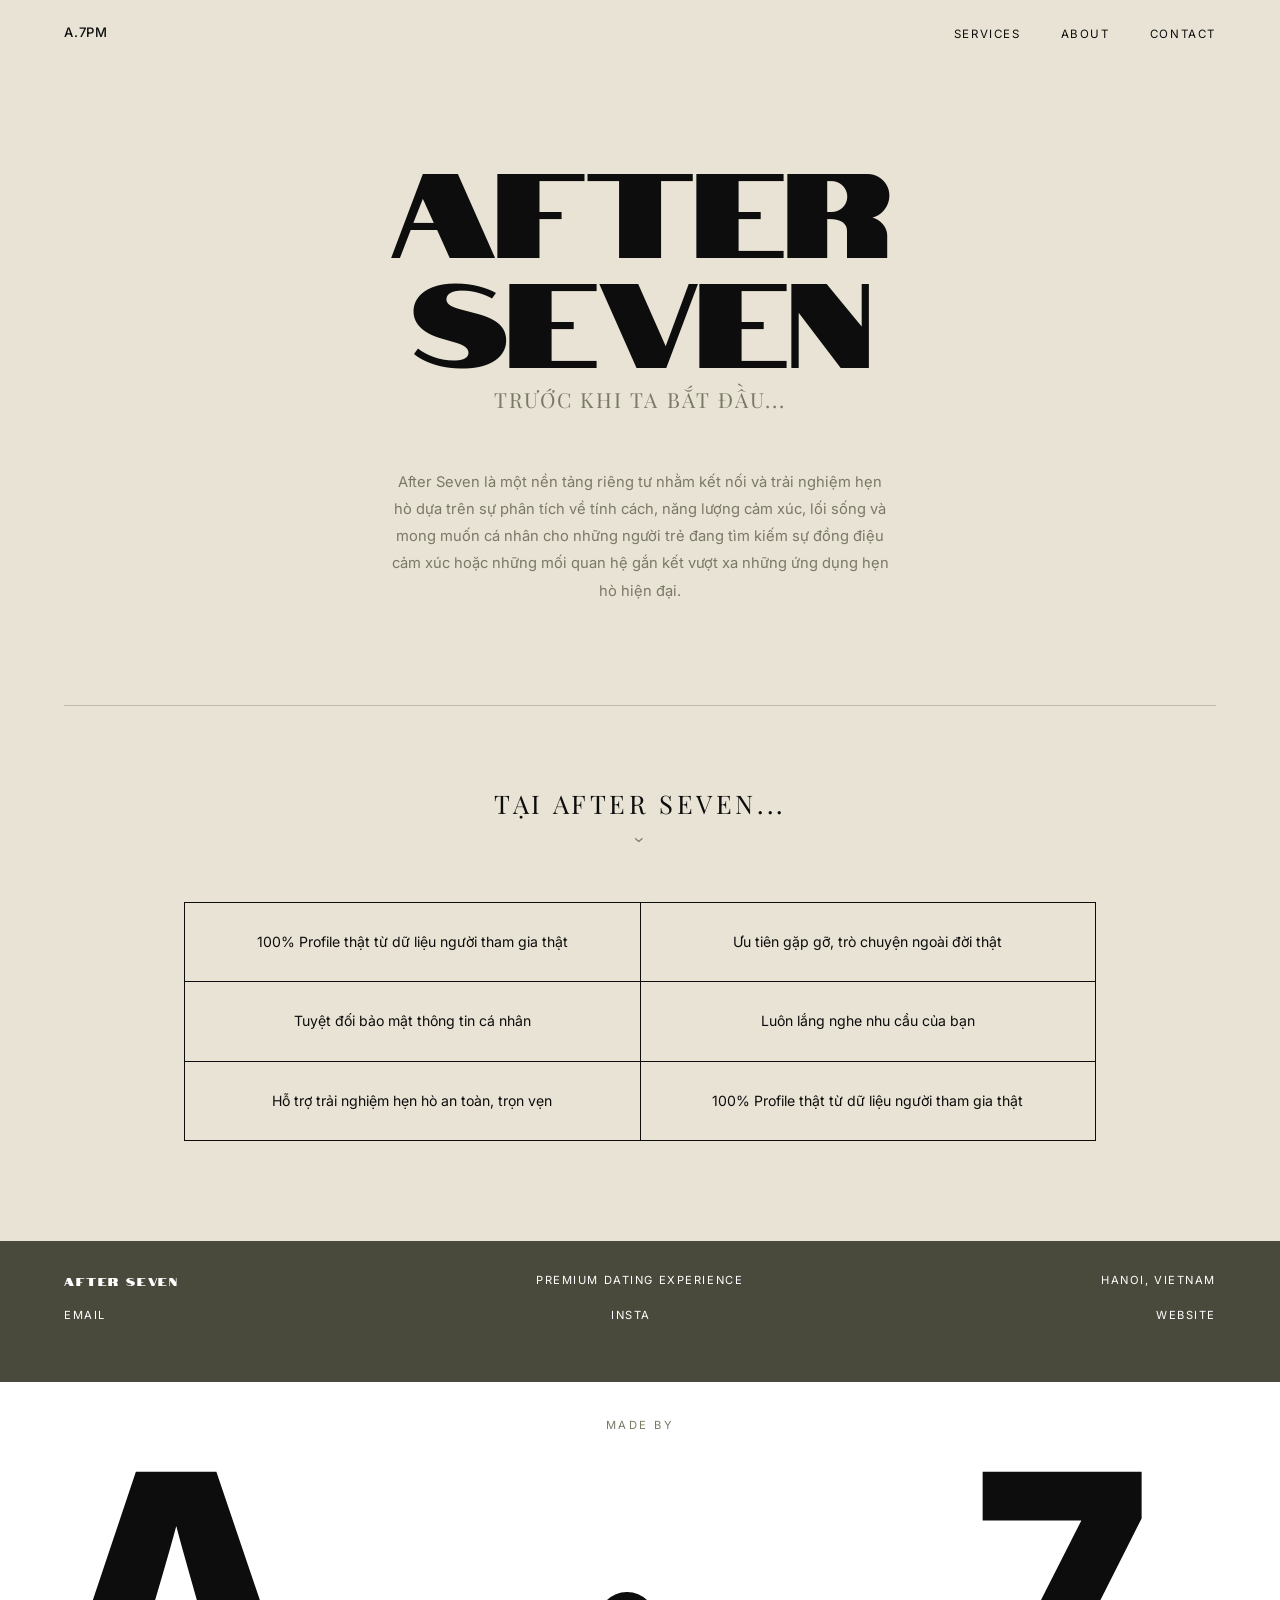
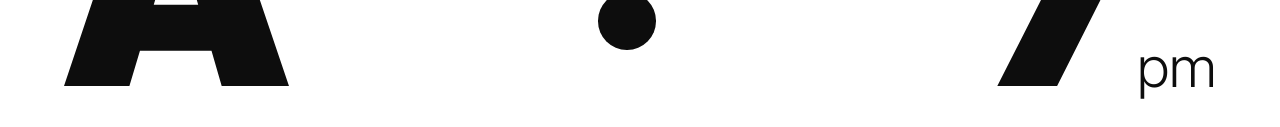
<file: index.html>
<!DOCTYPE html>
<html lang="vi">
<head>
  <meta charset="UTF-8">
  <meta name="viewport" content="width=device-width, initial-scale=1.0">
  <title>After Seven — Trước Khi Ta Bắt Đầu</title>
  <link rel="preconnect" href="https://fonts.googleapis.com">
  <link rel="preconnect" href="https://fonts.gstatic.com" crossorigin>
  <link href="https://fonts.googleapis.com/css2?family=Playfair+Display:wght@400;700;900&family=Inter:wght@300;400;500&family=Notable&display=swap" rel="stylesheet">
  <link rel="stylesheet" href="css/style.css">
</head>
<body>

  <!-- NAV -->
  <nav class="nav">
    <a class="nav-logo" href="#">A.7PM</a>
    <ul class="nav-links">
      <li><a href="pages/services.html">SERVICES</a></li>
      <li><a href="pages/services-detail.html">ABOUT</a></li>
      <li><a href="#contact">CONTACT</a></li>
    </ul>
  </nav>

  <!-- HERO -->
  <section class="hero">
    <h1 class="hero-title" style="font-family: 'Notable', sans-serif; font-weight: 400;">AFTER SEVEN</h1>
    <p class="hero-subtitle">TRƯỚC KHI TA BẮT ĐẦU...</p>
    <p class="hero-body">
      After Seven là một nền tảng riêng tư nhằm kết nối và trải nghiệm hẹn hò dựa trên
      sự phân tích về tính cách, năng lượng cảm xúc, lối sống và mong muốn cá nhân
      cho những người trẻ đang tìm kiếm sự đồng điệu cảm xúc hoặc những mối quan hệ
      gắn kết vượt xa những ứng dụng hẹn hò hiện đại.
    </p>
  </section>

  <hr class="section-divider">

  <!-- FEATURES -->
  <section class="features">
    <div class="features-header">
      <h2 class="features-title">TẠI AFTER SEVEN...</h2>
      <span class="features-marker">›</span>
    </div>
    <div class="features-grid">
      <div class="feature-card">100% Profile thật từ dữ liệu người tham gia thật</div>
      <div class="feature-card">Ưu tiên gặp gỡ, trò chuyện ngoài đời thật</div>
      <div class="feature-card">Tuyệt đối bảo mật thông tin cá nhân</div>
      <div class="feature-card">Luôn lắng nghe nhu cầu của bạn</div>
      <div class="feature-card">Hỗ trợ trải nghiệm hẹn hò an toàn, trọn vẹn</div>
      <div class="feature-card">100% Profile thật từ dữ liệu người tham gia thật</div>
    </div>
  </section>

  <!-- FOOTER -->
  <footer class="footer" id="contact">
    <div class="footer-info">
      <span style="font-family: 'Notable', sans-serif; font-weight: 400;">AFTER SEVEN</span>
      <span>PREMIUM DATING EXPERIENCE</span>
      <span>HANOI, VIETNAM</span>
    </div>
    <div class="footer-links">
      <a href="mailto:support@theafterseven.com">EMAIL</a>
      <a href="https://www.instagram.com/klehehe_/" target="_blank" rel="noopener">INSTA</a>
      <a href="https://theafterseven.com" target="_blank" rel="noopener">WEBSITE</a>
    </div>
    <div class="footer-brand">
      <p class="footer-made-by">MADE BY</p>
      <div class="footer-logo">
        <span class="logo-a">A</span>
        <div class="logo-dot"></div>
        <div class="logo-right">
          <span class="logo-seven">7</span><span class="logo-pm">pm</span>
        </div>
      </div>
    </div>
  </footer>

</body>
</html>
</file>
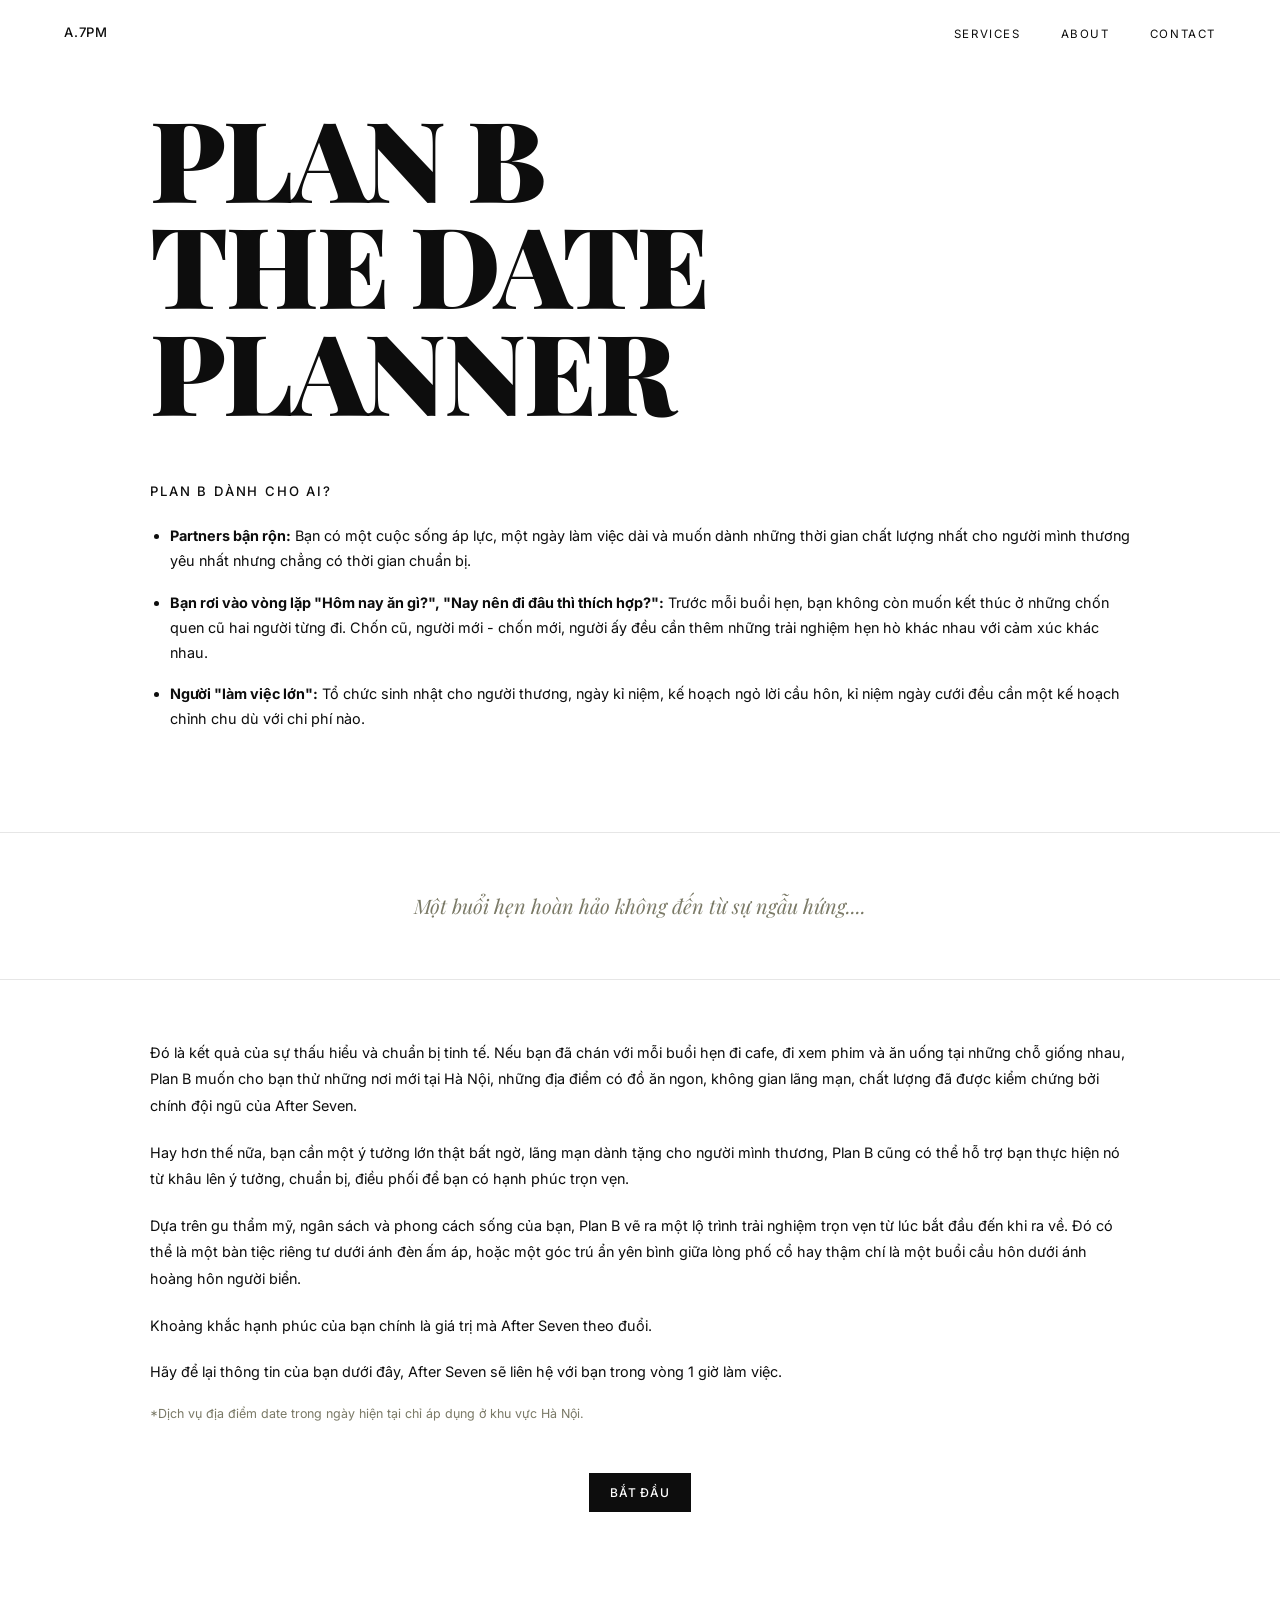
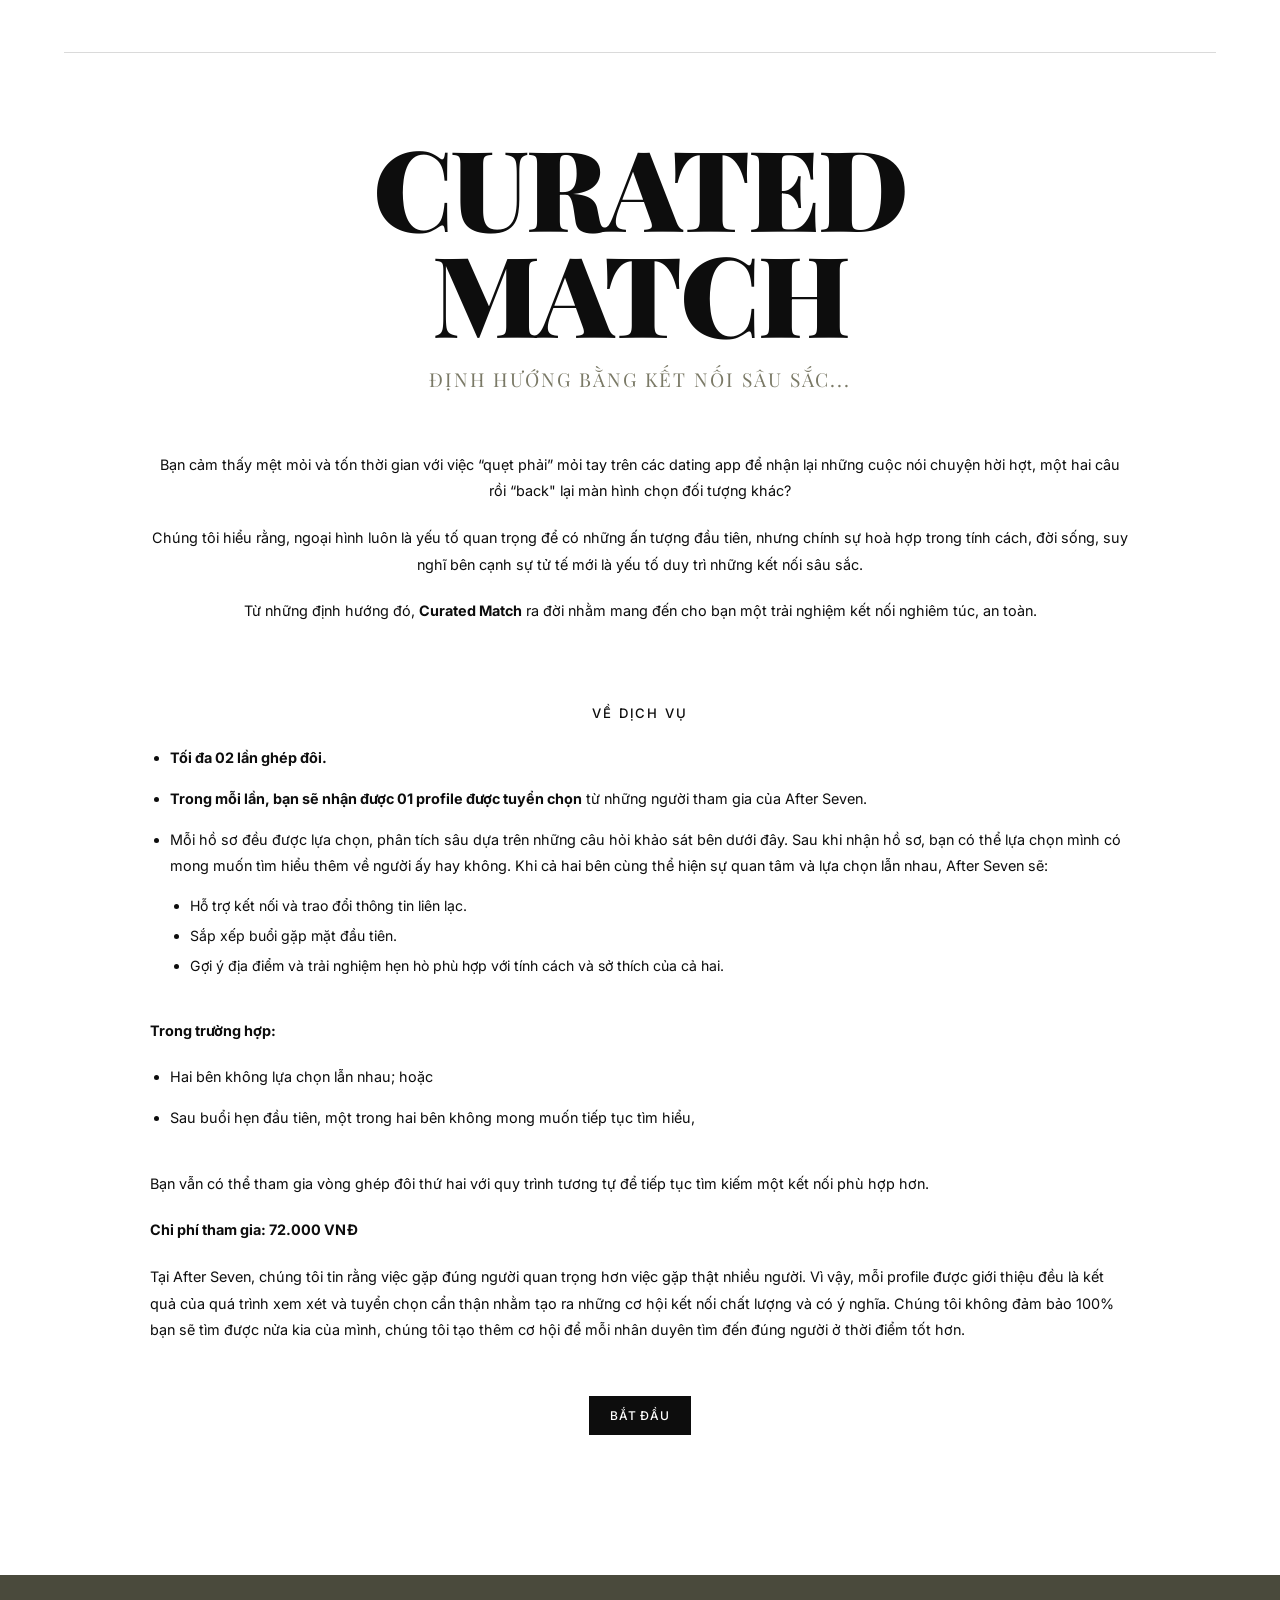
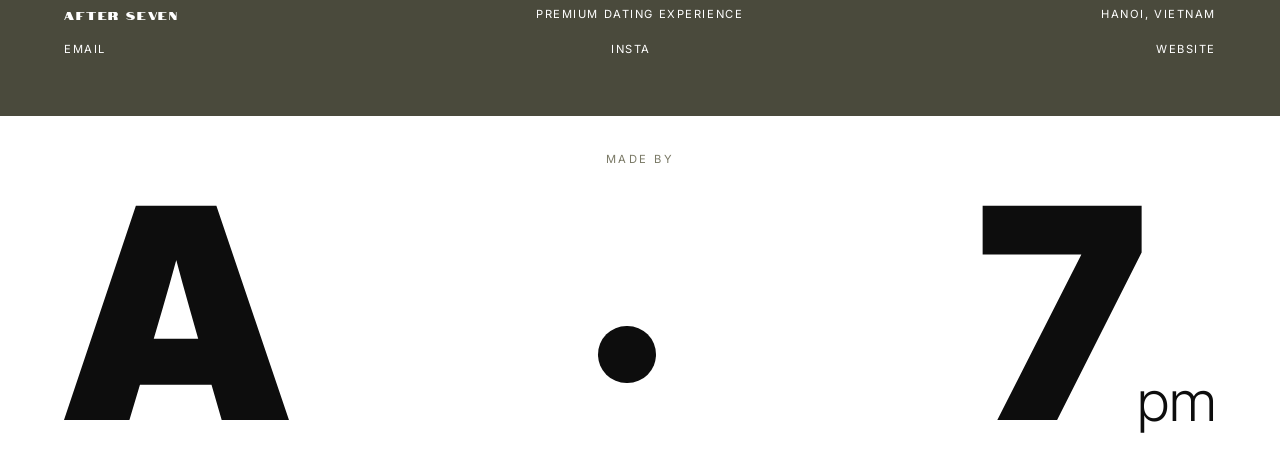
<file: pages/services-detail.html>
<!DOCTYPE html>
<html lang="vi">
<head>
  <meta charset="UTF-8">
  <meta name="viewport" content="width=device-width, initial-scale=1.0">
  <title>Services — After Seven</title>
  <link rel="preconnect" href="https://fonts.googleapis.com">
  <link rel="preconnect" href="https://fonts.gstatic.com" crossorigin>
  <link href="https://fonts.googleapis.com/css2?family=Playfair+Display:wght@400;700;900&family=Inter:wght@300;400;500&family=Notable&display=swap" rel="stylesheet">
  <link rel="stylesheet" href="../css/style.css">
  <link rel="stylesheet" href="../css/services.css">
  <link rel="stylesheet" href="../css/details.css">
</head>
<body class="page-services">

  <!-- NAV -->
  <nav class="nav">
    <a class="nav-logo" href="../index.html">A.7PM</a>
    <ul class="nav-links">
      <li><a href="services.html" class="nav-active">SERVICES</a></li>
      <li><a href="services-detail.html">ABOUT</a></li>
      <li><a href="#contact">CONTACT</a></li>
    </ul>
  </nav>

  <!-- =============================================
       SECTION 1 — PLAN B: THE DATE PLANNER
       Left-aligned: title, heading, list, body text
       Center-aligned: quote block, CTA button
  ============================================== -->
  <section id="plan-b" class="sd-block">

    <div class="sd-hero">
      <h1 class="sd-title">PLAN B<br>THE DATE PLANNER</h1>
    </div>

    <div class="sd-content">
      <h2 class="sd-label">PLAN B DÀNH CHO AI?</h2>
      <ul class="sd-list">
        <li>
          <strong>Partners bận rộn:</strong> Bạn có một cuộc sống áp lực, một ngày làm việc dài và muốn dành những thời gian chất lượng nhất cho người mình thương yêu nhất nhưng chẳng có thời gian chuẩn bị.
        </li>
        <li>
          <strong>Bạn rơi vào vòng lặp "Hôm nay ăn gì?", "Nay nên đi đâu thì thích hợp?":</strong> Trước mỗi buổi hẹn, bạn không còn muốn kết thúc ở những chốn quen cũ hai người từng đi. Chốn cũ, người mới - chốn mới, người ấy đều cần thêm những trải nghiệm hẹn hò khác nhau với cảm xúc khác nhau.
        </li>
        <li>
          <strong>Người "làm việc lớn":</strong> Tổ chức sinh nhật cho người thương, ngày kỉ niệm, kế hoạch ngỏ lời cầu hôn, kỉ niệm ngày cưới đều cần một kế hoạch chỉnh chu dù với chi phí nào.
        </li>
      </ul>
    </div>

    <div class="sd-quote-block">
      <p class="sd-quote">Một buổi hẹn hoàn hảo không đến từ sự ngẫu hứng....</p>
    </div>

    <div class="sd-content">
      <p class="sd-body-p">Đó là kết quả của sự thấu hiểu và chuẩn bị tinh tế. Nếu bạn đã chán với mỗi buổi hẹn đi cafe, đi xem phim và ăn uống tại những chỗ giống nhau, Plan B muốn cho bạn thử những nơi mới tại Hà Nội, những địa điểm có đồ ăn ngon, không gian lãng mạn, chất lượng đã được kiểm chứng bởi chính đội ngũ của After Seven.</p>
      <p class="sd-body-p">Hay hơn thế nữa, bạn cần một ý tưởng lớn thật bất ngờ, lãng mạn dành tặng cho người mình thương, Plan B cũng có thể hỗ trợ bạn thực hiện nó từ khâu lên ý tưởng, chuẩn bị, điều phối để bạn có hạnh phúc trọn vẹn.</p>
      <p class="sd-body-p">Dựa trên gu thẩm mỹ, ngân sách và phong cách sống của bạn, Plan B vẽ ra một lộ trình trải nghiệm trọn vẹn từ lúc bắt đầu đến khi ra về. Đó có thể là một bàn tiệc riêng tư dưới ánh đèn ấm áp, hoặc một góc trú ẩn yên bình giữa lòng phố cổ hay thậm chí là một buổi cầu hôn dưới ánh hoàng hôn người biển.</p>
      <p class="sd-body-p">Khoảng khắc hạnh phúc của bạn chính là giá trị mà After Seven theo đuổi.</p>
      <p class="sd-body-p">Hãy để lại thông tin của bạn dưới đây, After Seven sẽ liên hệ với bạn trong vòng 1 giờ làm việc.</p>
      <p class="sd-note">*Dịch vụ địa điểm date trong ngày hiện tại chỉ áp dụng ở khu vực Hà Nội.</p>
      <div class="sd-cta">
        <a href="https://airtable.com/appWAjRcbNQbrFou5/pagA07bd3QospyU7p/form" class="btn btn-primary">BẮT ĐẦU</a>
      </div>
    </div>

  </section>

  <hr class="sd-divider">

  <!-- =============================================
       SECTION 2 — CURATED MATCH
       .sd-block--center: titles, subtitles, body centered
       inline-block on lists/case/price/closing centers
       the block while keeping text within left-aligned
  ============================================== -->
  <section id="curated-matching" class="sd-block sd-block--center">

    <div class="sd-hero">
      <h1 class="sd-title">CURATED<br>MATCH</h1>
      <p class="sd-subtitle">ĐỊNH HƯỚNG BẰNG KẾT NỐI SÂU SẮC...</p>
    </div>

    <div class="sd-content">
      <p class="sd-body-p">Bạn cảm thấy mệt mỏi và tốn thời gian với việc “quẹt phải” mỏi tay trên các dating app để nhận lại  những cuộc nói chuyện hời hợt, một hai câu rồi “back" lại màn hình chọn đối tượng khác?</p>
      <p class="sd-body-p">Chúng tôi hiểu  rằng, ngoại hình luôn là yếu tố quan trọng để có những ấn tượng đầu tiên, nhưng chính sự hoà hợp trong tính cách, đời sống, suy nghĩ bên cạnh sự tử tế mới là yếu tố duy trì những kết nối sâu sắc.</p>
      <p class="sd-body-p">Từ những định hướng đó, <strong>Curated Match</strong> ra đời nhằm mang đến cho bạn một trải nghiệm kết nối nghiêm túc, an toàn.</p>
    </div>

    <div class="sd-content">
      <h2 class="sd-label">VỀ DỊCH VỤ</h2>
      <ul class="sd-list">
        <li><strong>Tối đa 02 lần ghép đôi.</strong></li>
        <li><strong>Trong mỗi lần, bạn sẽ nhận được 01 profile được tuyển chọn</strong> từ những người tham gia của After Seven.</li>
        <li>Mỗi hồ sơ đều được lựa chọn, phân tích sâu dựa trên những câu hỏi khảo sát bên dưới đây.
            Sau khi nhận hồ sơ, bạn có thể lựa chọn mình có mong muốn tìm hiểu thêm về người ấy hay không.
            Khi cả hai bên cùng thể hiện sự quan tâm và lựa chọn lẫn nhau, After Seven sẽ:</li>
        <ul class="sd-sub-list">  
          <li>Hỗ trợ kết nối và trao đổi thông tin liên lạc.</li>
          <li>Sắp xếp buổi gặp mặt đầu tiên.</li>
          <li>Gợi ý địa điểm và trải nghiệm hẹn hò phù hợp với tính cách và sở thích của cả hai.</li>
        </ul>
      </ul>
      <p class="sd-body-p" style="text-align: left"><strong>Trong trường hợp:</strong></p>
      <ul class="sd-list">
        <li>Hai bên không lựa chọn lẫn nhau; hoặc</li>
        <li>Sau buổi hẹn đầu tiên, một trong hai bên không mong muốn tiếp tục tìm hiểu,</li>
      </ul>
      <p class="sd-body-p" style="text-align: left">Bạn vẫn có thể tham gia vòng ghép đôi thứ hai với quy trình tương tự để tiếp tục tìm kiếm một kết nối phù hợp hơn.</p>
      <p class="sd-body-p" style="text-align: left"><strong>Chi phí tham gia: 72.000 VNĐ</strong></p>
      <p class="sd-body-p" style="text-align: left">Tại After Seven, chúng tôi tin rằng việc gặp đúng người quan trọng hơn việc gặp thật nhiều người. Vì vậy, mỗi profile được giới thiệu đều là kết quả của quá trình xem xét và tuyển chọn cẩn thận nhằm tạo ra những cơ hội kết nối chất lượng và có ý nghĩa. Chúng tôi không đảm bảo 100% bạn sẽ tìm được nửa kia của mình, chúng tôi tạo thêm cơ hội để mỗi nhân duyên tìm đến đúng người ở thời điểm tốt hơn.</p>
      <div class="sd-cta">
        <a href="https://airtable.com/appWAjRcbNQbrFou5/pagA07bd3QospyU7p/form" class="btn btn-primary">BẮT ĐẦU</a>
      </div>
    </div>

  </section>

  <!-- FOOTER -->
  <footer class="footer" id="contact">
    <div class="footer-info">
      <span style="font-family: 'Notable', sans-serif; font-weight: 400;">AFTER SEVEN</span>
      <span>PREMIUM DATING EXPERIENCE</span>
      <span>HANOI, VIETNAM</span>
    </div>
    <div class="footer-links">
      <a href="mailto:support@theafterseven.com">EMAIL</a>
      <a href="https://www.instagram.com/klehehe_/" target="_blank" rel="noopener">INSTA</a>
      <a href="https://theafterseven.com" target="_blank" rel="noopener">WEBSITE</a>
    </div>
    <div class="footer-brand">
      <p class="footer-made-by">MADE BY</p>
      <div class="footer-logo">
        <span class="logo-a">A</span>
        <div class="logo-dot"></div>
        <div class="logo-right">
          <span class="logo-seven">7</span><span class="logo-pm">pm</span>
        </div>
      </div>
    </div>
  </footer>

</body>
</html>
</file>
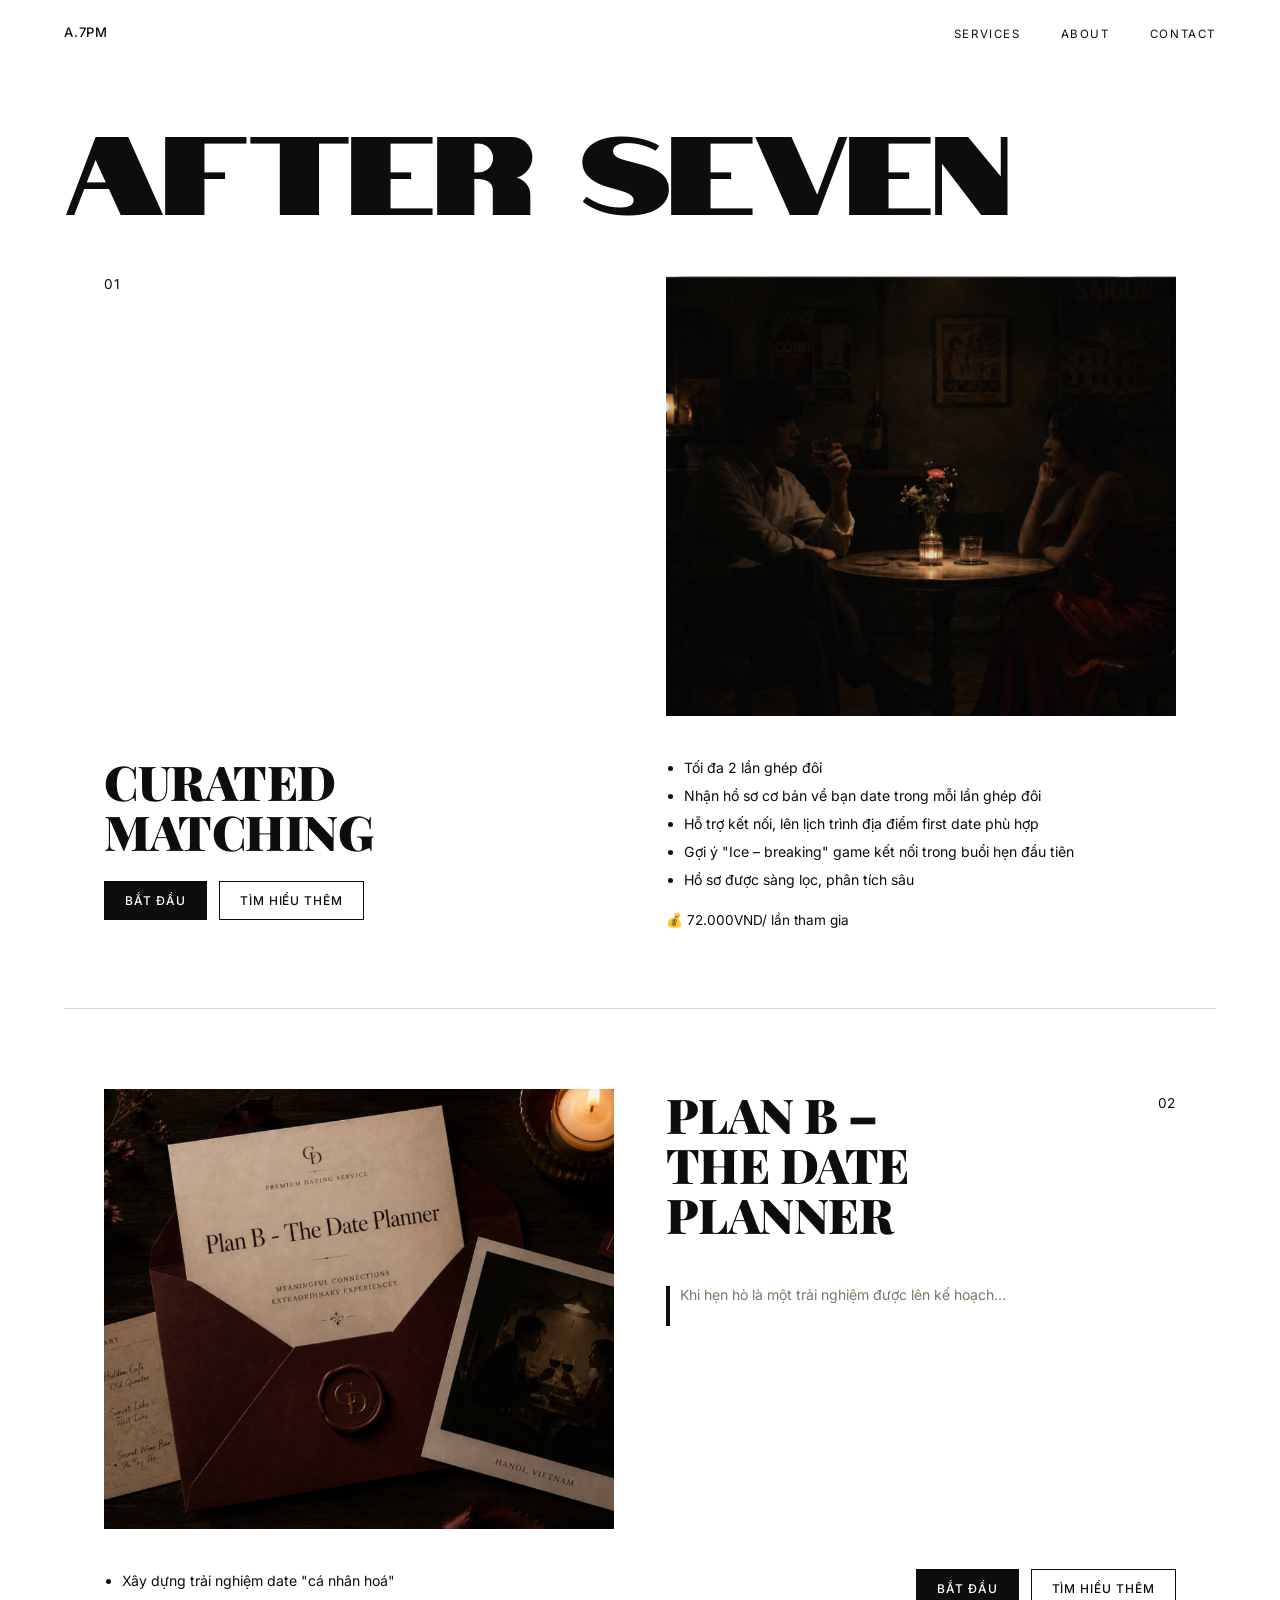
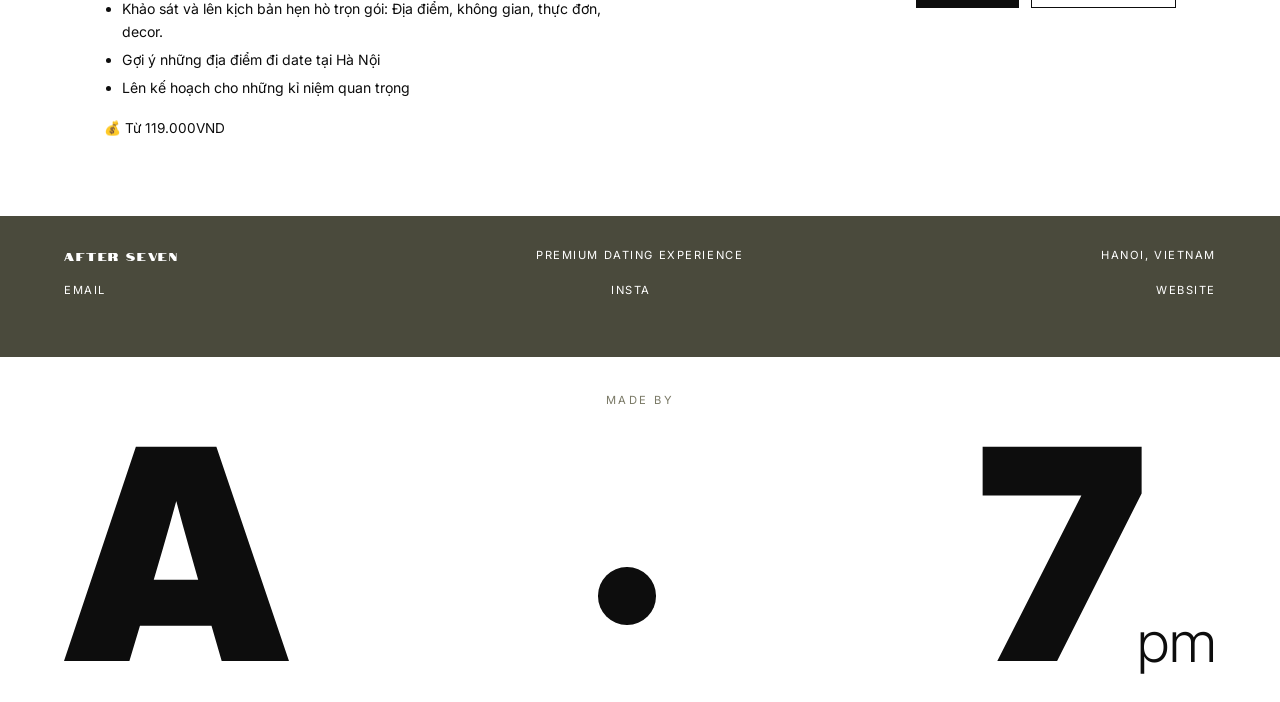
<file: pages/services.html>
<!DOCTYPE html>
<html lang="vi">
<head>
  <meta charset="UTF-8">
  <meta name="viewport" content="width=device-width, initial-scale=1.0">
  <title>Services — After Seven</title>
  <link rel="preconnect" href="https://fonts.googleapis.com">
  <link rel="preconnect" href="https://fonts.gstatic.com" crossorigin>
  <link href="https://fonts.googleapis.com/css2?family=Playfair+Display:wght@400;700;900&family=Inter:wght@300;400;500&family=Notable&display=swap" rel="stylesheet">
  <link rel="stylesheet" href="../css/style.css">
  <link rel="stylesheet" href="../css/services.css">
</head>
<body class="page-services">

  <!-- NAV -->
  <nav class="nav">
    <a class="nav-logo" href="../index.html">A.7PM</a>
    <ul class="nav-links">
      <li><a href="services.html" class="nav-active">SERVICES</a></li>
      <li><a href="services-detail.html">ABOUT</a></li>
      <li><a href="#contact">CONTACT</a></li>
    </ul>
  </nav>

  <!-- PAGE HEADER -->
  <header class="svc-header">
    <h1 class="svc-page-title" style="font-family: 'Notable', sans-serif; font-weight: 400;">AFTER SEVEN</h1>
  </header>

  <!-- SERVICE 01 — CURATED MATCHING -->
  <section class="svc">
    <div class="svc-top">
      <span class="svc-number">01</span>
      <div class="svc-image-wrap">
        <img src="../assets/images/curated-matching.png" alt="Curated Matching">
      </div>
    </div>
    <div class="svc-bottom">
      <div class="svc-col-left">
        <h2 class="svc-title">CURATED<br>MATCHING</h2>
        <div class="svc-actions">
          <a href="https://airtable.com/appWAjRcbNQbrFou5/pagA07bd3QospyU7p/form" class="btn btn-primary">BẮT ĐẦU</a>
          <a href="services-detail.html#curated-matching" class="btn btn-outline">TÌM HIỂU THÊM</a>
        </div>
      </div>
      <div class="svc-col-right">
        <ul class="svc-features">
          <li>Tối đa 2 lần ghép đôi</li>
          <li>Nhận hồ sơ cơ bản về bạn date trong mỗi lần ghép đôi</li>
          <li>Hỗ trợ kết nối, lên lịch trình địa điểm first date phù hợp</li>
          <li>Gợi ý "Ice – breaking" game kết nối trong buổi hẹn đầu tiên</li>
          <li>Hồ sơ được sàng lọc, phân tích sâu</li>
        </ul>
        <p class="svc-price">💰 72.000VND/ lần tham gia</p>
      </div>
    </div>
  </section>

  <hr class="svc-divider">

  <!-- SERVICE 02 — PLAN B: THE DATE PLANNER -->
  <section class="svc svc--reversed">
    <div class="svc-top svc-top--reversed">
      <div class="svc-image-wrap">
        <img src="../assets/images/plan-b.png" alt="Plan B – The Date Planner">
      </div>
      <div class="svc-02-header">
        <div class="svc-02-title-row">
          <h2 class="svc-title">PLAN B –<br>THE DATE PLANNER</h2>
          <span class="svc-number">02</span>
        </div>
        <div class="svc-tagline-block">
          <span class="svc-tagline-bar"></span>
          <p class="svc-tagline">Khi hẹn hò là một trải nghiệm được lên kế hoạch...</p>
        </div>
      </div>
    </div>
    <div class="svc-bottom">
      <div class="svc-col-left">
        <ul class="svc-features">
          <li>Xây dựng trải nghiệm date "cá nhân hoá"</li>
          <li>Khảo sát và lên kịch bản hẹn hò trọn gói: Địa điểm, không gian, thực đơn, decor.</li>
          <li>Gợi ý những địa điểm đi date tại Hà Nội</li>
          <li>Lên kế hoạch cho những kỉ niệm quan trọng</li>
        </ul>
        <p class="svc-price">💰 Từ 119.000VND</p>
      </div>
      <div class="svc-col-right svc-col-right--actions">
        <div class="svc-actions">
          <a href="https://airtable.com/appWAjRcbNQbrFou5/pagA07bd3QospyU7p/form" class="btn btn-primary">BẮT ĐẦU</a>
          <a href="services-detail.html#plan-b" class="btn btn-outline">TÌM HIỂU THÊM</a>
        </div>
      </div>
    </div>
  </section>

  <!-- FOOTER -->
  <footer class="footer" id="contact">
    <div class="footer-info">
      <span style="font-family: 'Notable', sans-serif; font-weight: 400;">AFTER SEVEN</span>
      <span>PREMIUM DATING EXPERIENCE</span>
      <span>HANOI, VIETNAM</span>
    </div>
    <div class="footer-links">
      <a href="mailto:support@theafterseven.com">EMAIL</a>
      <a href="https://www.instagram.com/klehehe_/" target="_blank" rel="noopener">INSTA</a>
      <a href="https://theafterseven.com" target="_blank" rel="noopener">WEBSITE</a>
    </div>
    <div class="footer-brand">
      <p class="footer-made-by">MADE BY</p>
      <div class="footer-logo">
        <span class="logo-a">A</span>
        <div class="logo-dot"></div>
        <div class="logo-right">
          <span class="logo-seven">7</span><span class="logo-pm">pm</span>
        </div>
      </div>
    </div>
  </footer>

</body>
</html>
</file>
<file: css/style.css>
html {
  scroll-behavior: smooth;
}

/* ===================================
   RESET & VARIABLES
=================================== */
*, *::before, *::after {
  box-sizing: border-box;
  margin: 0;
  padding: 0;
}

:root {
  --bg:          #E8E3D4;   /* cream — page background */
  --text:        #0D0D0D;   /* black — primary text */
  --text-muted:  #7A7966;   /* olive grey — secondary text */
  --olive-dark:  #4A4A3C;   /* dark olive — footer dark bg */
  --white:       #ffffff;

  --font-display: 'Playfair Display', Georgia, serif;
  --font-body:    'Inter', sans-serif;

  --pad-x: clamp(24px, 5vw, 80px);
}

body {
  background: var(--bg);
  color: var(--text);
  font-family: var(--font-body);
  -webkit-font-smoothing: antialiased;
}

/* ===================================
   NAV
=================================== */
.nav {
  display: flex;
  align-items: center;
  justify-content: space-between;
  padding: 22px var(--pad-x);
}

.nav-logo {
  font-family: var(--font-body);
  font-size: 0.82rem;
  font-weight: 500;
  letter-spacing: 0.06em;
  color: var(--text);
  text-decoration: none;
}

.nav-links {
  display: flex;
  list-style: none;
  gap: 40px;
}

.nav-links a {
  font-size: 0.72rem;
  font-weight: 400;
  letter-spacing: 0.14em;
  color: var(--text);
  text-decoration: none;
  transition: opacity 0.2s;
}

.nav-links a:hover { opacity: 0.5; }

/* ===================================
   HERO
=================================== */
.hero {
  display: flex;
  flex-direction: column;
  align-items: center;
  text-align: center;
  padding: 80px var(--pad-x) 100px;
  max-width: 860px;
  margin: 0 auto;
}

.hero-title {
  font-family: var(--font-display);
  font-size: clamp(3.5rem, 11vw, 7.5rem);
  font-weight: 900;
  letter-spacing: -0.02em;
  line-height: 0.92;
  color: var(--text);
  margin-bottom: 20px;
}

.hero-subtitle {
  font-family: var(--font-display);
  font-size: clamp(0.95rem, 2vw, 1.3rem);
  font-weight: 400;
  letter-spacing: 0.1em;
  color: var(--text-muted);
  margin-bottom: 56px;
}

.hero-body {
  font-size: 0.92rem;
  line-height: 1.85;
  color: var(--text-muted);
  max-width: 500px;
}

/* ===================================
   DIVIDER
=================================== */
.section-divider {
  border: none;
  border-top: 1px solid rgba(13, 13, 13, 0.2);
  margin: 0 var(--pad-x);
}

/* ===================================
   FEATURES
=================================== */
.features {
  padding: 80px var(--pad-x) 100px;
  max-width: 1040px;
  margin: 0 auto;
}

.features-header {
  text-align: center;
  margin-bottom: 52px;
}

.features-title {
  font-family: var(--font-display);
  font-size: clamp(1.1rem, 2.5vw, 1.6rem);
  font-weight: 400;
  letter-spacing: 0.14em;
  color: var(--text);
  margin-bottom: 10px;
}

.features-marker {
  display: inline-block;
  font-size: 1rem;
  color: var(--text-muted);
  transform: rotate(90deg);
}

.features-grid {
  display: grid;
  grid-template-columns: 1fr 1fr;
  border-top: 1px solid var(--text);
  border-left: 1px solid var(--text);
}

.feature-card {
  padding: 28px 36px;
  font-size: 0.88rem;
  line-height: 1.6;
  color: var(--text);
  text-align: center;
  border-right: 1px solid var(--text);
  border-bottom: 1px solid var(--text);
}

/* ===================================
   FOOTER — INFO BAR (dark)
=================================== */
.footer-info {
  display: flex;
  justify-content: space-between;
  align-items: flex-start;
  padding: 32px var(--pad-x) 0;
  background: var(--olive-dark);
  color: var(--white);
  font-size: 0.7rem;
  letter-spacing: 0.14em;
}

/* ===================================
   FOOTER — LINKS ROW
=================================== */
.footer-links {
  display: flex;
  justify-content: space-between;
  padding: 20px var(--pad-x) 60px;
  background: var(--olive-dark);
}

.footer-links a {
  font-size: 0.7rem;
  letter-spacing: 0.14em;
  color: var(--white);
  text-decoration: none;
  transition: opacity 0.2s;
}

.footer-links a:hover { opacity: 0.6; }

/* ===================================
   FOOTER — BRAND (white)
=================================== */
.footer-brand {
  background: var(--white);
  padding: 36px var(--pad-x) 0;
  overflow: hidden;
}

.footer-made-by {
  text-align: center;
  font-size: 0.7rem;
  letter-spacing: 0.22em;
  color: var(--text-muted);
  margin-bottom: 0;
}

.footer-logo {
  display: flex;
  align-items: flex-end;
  justify-content: space-between;
}

.logo-a,
.logo-seven {
  font-family: var(--font-body);
  font-size: clamp(120px, 23vw, 300px);
  font-weight: 900;
  color: var(--text);
  line-height: 1;
  letter-spacing: -0.04em;
}

.logo-dot {
  width: clamp(24px, 4.5vw, 65px);
  height: clamp(24px, 4.5vw, 65px);
  background: var(--text);
  border-radius: 50%;
  margin-bottom: clamp(28px, 6vw, 88px);
  flex-shrink: 0;
}

.logo-right {
  display: flex;
  align-items: flex-end;
}

.logo-pm {
  font-family: var(--font-body);
  font-size: clamp(26px, 4.5vw, 65px);
  font-weight: 300;
  color: var(--text);
  margin-bottom: clamp(8px, 2vw, 28px);
  margin-left: 2px;
  letter-spacing: -0.01em;
}

/* ===================================
   RESPONSIVE — MOBILE
=================================== */
@media (max-width: 640px) {
  .nav-links { gap: 20px; }

  .features-grid {
    grid-template-columns: 1fr;
  }

  .footer-info {
    flex-direction: column;
    gap: 10px;
    padding-bottom: 80px;
  }
}
</file>
<file: css/services.css>
/* ===================================
   SERVICES PAGE — OVERRIDES & LAYOUT
=================================== */

.page-services {
  background: #ffffff;
}

/* Nav on white background */
.page-services .nav {
  border-bottom: none;
}

.page-services .nav-logo,
.page-services .nav-links a {
  color: var(--text);
}

.nav-active {
  font-weight: 500;
  text-decoration: underline;
  text-underline-offset: 3px;
}

/* ===================================
   PAGE HEADER
=================================== */
.svc-header {
  padding: 40px var(--pad-x) 60px;
}

.svc-page-title {
  font-family: var(--font-display);
  font-size: clamp(2.8rem, 10vw, 7rem);
  font-weight: 900;
  letter-spacing: -0.02em;
  line-height: 1;
  color: var(--text);
}

/* ===================================
   SERVICE SECTION
=================================== */
.svc {
  padding: 0 var(--pad-x) 80px;
  max-width: 1200px;
  margin: 0 auto;
}

/* TOP ROW: number + image */
.svc-top {
  display: grid;
  grid-template-columns: 1fr 1fr;
  gap: clamp(24px, 4vw, 64px);
  margin-bottom: 40px;
  align-items: start;
}

.svc-top--reversed {
  grid-template-columns: 1fr 1fr;
}

.svc-number {
  font-family: var(--font-body);
  font-size: 0.85rem;
  font-weight: 400;
  color: var(--text);
  letter-spacing: 0.05em;
}

.svc-image-wrap img {
  width: 100%;
  height: clamp(220px, 35vw, 440px);
  object-fit: cover;
  display: block;
  background: #1a1a1a;
}

/* Placeholder when image is missing */
.svc-image-wrap img[src$=".jpg"]:not([src*="data:"]) {
  background: #1a1a1a;
}

/* BOTTOM ROW: title/buttons + features */
.svc-bottom {
  display: grid;
  grid-template-columns: 1fr 1fr;
  gap: clamp(24px, 4vw, 64px);
  align-items: start;
}

/* ===================================
   SERVICE LEFT / RIGHT COLS
=================================== */
.svc-title {
  font-family: var(--font-display);
  font-size: clamp(1.6rem, 4vw, 3rem);
  font-weight: 900;
  letter-spacing: -0.01em;
  line-height: 1.05;
  color: var(--text);
  margin-bottom: 24px;
}

.svc-actions {
  display: flex;
  gap: 12px;
  flex-wrap: wrap;
}

.btn {
  font-family: var(--font-body);
  font-size: 0.75rem;
  font-weight: 500;
  letter-spacing: 0.08em;
  padding: 11px 20px;
  cursor: pointer;
  text-decoration: none;
  display: inline-block;
  transition: opacity 0.2s;
}

.btn-primary {
  background: var(--text);
  color: #ffffff;
  border: 1px solid var(--text);
}

.btn-outline {
  background: transparent;
  color: var(--text);
  border: 1px solid var(--text);
}

.btn:hover { opacity: 0.7; }

.svc-features {
  list-style: disc;
  padding-left: 18px;
  margin-bottom: 20px;
}

.svc-features li {
  font-family: var(--font-body);
  font-size: 0.88rem;
  line-height: 1.7;
  color: var(--text);
  margin-bottom: 4px;
}

.svc-price {
  font-family: var(--font-body);
  font-size: 0.85rem;
  color: var(--text);
  font-weight: 400;
}

/* ===================================
   SERVICE 02 — REVERSED HEADER
=================================== */
.svc-02-title-row {
  display: flex;
  align-items: flex-start;
  gap: 20px;
  margin-bottom: 20px;
}

.svc-02-title-row .svc-number {
  margin-top: 6px;
  flex-shrink: 0;
}

.svc-tagline-block {
  display: flex;
  align-items: flex-start;
  gap: 10px;
}

.svc-tagline-bar {
  display: inline-block;
  width: 4px;
  height: 40px;
  background: var(--text);
  flex-shrink: 0;
  margin-top: 2px;
}

.svc-tagline {
  font-family: var(--font-body);
  font-size: 0.88rem;
  line-height: 1.6;
  color: var(--text-muted);
}

.svc-col-right--actions {
  display: flex;
  align-items: flex-end;
  justify-content: flex-end;
}

/* ===================================
   DIVIDER
=================================== */
.svc-divider {
  border: none;
  border-top: 1px solid rgba(13, 13, 13, 0.15);
  margin: 0 var(--pad-x) 80px;
}

/* ===================================
   DARK FOOTER (services page)
=================================== */
.footer-dark {
  background: #0D0D0D;
  color: #ffffff;
}

.footer-dark-info {
  display: flex;
  justify-content: space-between;
  padding: 32px var(--pad-x) 0;
  font-size: 0.7rem;
  letter-spacing: 0.14em;
}

.footer-dark-links {
  display: flex;
  justify-content: space-between;
  padding: 20px var(--pad-x) 60px;
  font-size: 0.7rem;
  letter-spacing: 0.14em;
}

.footer-dark-brand {
  padding: 20px var(--pad-x) 0;
  overflow: hidden;
}

.footer-dark-made-by {
  text-align: center;
  font-size: 0.7rem;
  letter-spacing: 0.22em;
  color: rgba(255,255,255,0.5);
  margin-bottom: 0;
}

.footer-dark .footer-logo {
  display: flex;
  align-items: flex-end;
  justify-content: space-between;
}

.footer-dark .logo-a,
.footer-dark .logo-seven {
  color: #ffffff;
  font-family: var(--font-body);
  font-size: clamp(120px, 23vw, 300px);
  font-weight: 900;
  line-height: 1;
  letter-spacing: -0.04em;
}

.logo-dot--white {
  width: clamp(24px, 4.5vw, 65px);
  height: clamp(24px, 4.5vw, 65px);
  background: #ffffff;
  border-radius: 50%;
  margin-bottom: clamp(28px, 6vw, 88px);
  flex-shrink: 0;
}

.footer-dark .logo-pm {
  color: #ffffff;
  font-family: var(--font-body);
  font-size: clamp(26px, 4.5vw, 65px);
  font-weight: 300;
  margin-bottom: clamp(8px, 2vw, 28px);
  margin-left: 2px;
}

/* ===================================
   RESPONSIVE
=================================== */
@media (max-width: 768px) {
  .svc-top,
  .svc-top--reversed {
    grid-template-columns: 1fr;
  }

  .svc-top--reversed .svc-image-wrap {
    order: -1;
  }

  .svc-bottom {
    grid-template-columns: 1fr;
  }

  .svc-02-title-row {
    flex-direction: column;
    gap: 8px;
  }

  .svc-col-right--actions {
    justify-content: flex-start;
  }

  .footer-dark-info,
  .footer-dark-links {
    flex-direction: column;
    gap: 10px;
  }
}
</file>
<file: css/details.css>
/* =================================
   DETAIL PAGE — services-detail.html
================================= */

html { scroll-behavior: smooth; }

/* Section wrapper */
.sd-block {
  scroll-margin-top: 60px;
  --pad-x: 150px;
}

/* Centers everything in Curated Match */
.sd-block--center {
  text-align: center;
}

/* Thin line between sections */
.sd-divider {
  border: none;
  border-top: 1px solid rgba(13, 13, 13, 0.15);
  margin: 0 var(--pad-x);
}

/* =================================
   HERO (title area)
================================= */
.sd-hero {
  padding: 40px var(--pad-x) 60px;
}

/* Curated Match hero gets more breathing room */
#curated-matching .sd-hero {
  padding-top: 80px;
}

.sd-title {
  font-family: var(--font-display);
  font-size: clamp(3rem, 10vw, 7rem);
  font-weight: 900;
  letter-spacing: -0.02em;
  line-height: 0.95;
  color: var(--text);
}

.sd-subtitle {
  font-family: var(--font-display);
  font-size: clamp(0.9rem, 2vw, 1.2rem);
  font-weight: 400;
  letter-spacing: 0.1em;
  color: var(--text-muted);
  margin-top: 20px;
}

/* =================================
   CONTENT BLOCKS
================================= */
.sd-content {
  padding: 0 var(--pad-x) 60px;
}

/* Body paragraph — inherits text-align from parent section */
.sd-body-p {
  font-family: var(--font-body);
  font-size: 0.9rem;
  line-height: 1.85;
  color: var(--text);
  margin-bottom: 20px;
}

.sd-note {
  font-family: var(--font-body);
  font-size: 0.78rem;
  color: var(--text-muted);
  margin-bottom: 20px;
}

/* Section heading (PLAN B DÀNH CHO AI?, VỀ DỊCH VỤ) */
.sd-label {
  font-family: var(--font-body);
  font-size: 0.82rem;
  font-weight: 500;
  letter-spacing: 0.14em;
  color: var(--text);
  margin-bottom: 24px;
}

/* =================================
   LIST — Plan B bullet list
================================= */
.sd-list {
  list-style: disc;
  padding-left: 20px;
  margin-bottom: 40px;
  text-align: left;
}

.sd-list > li {
  font-family: var(--font-body);
  font-size: 0.9rem;
  line-height: 1.75;
  color: var(--text);
  margin-bottom: 16px;
}

/* =================================
   QUOTE BLOCK
================================= */
.sd-quote-block {
  border-top: 1px solid rgba(13, 13, 13, 0.1);
  border-bottom: 1px solid rgba(13, 13, 13, 0.1);
  padding: 56px var(--pad-x);
  margin-bottom: 60px;
  text-align: center;
}

.sd-quote {
  font-family: var(--font-display);
  font-style: italic;
  font-size: clamp(0.95rem, 2vw, 1.25rem);
  font-weight: 400;
  color: var(--text-muted);
  max-width: 600px;
  margin: 0 auto;
  line-height: 1.7;
}

/* =================================
   CTA BUTTON
================================= */
.sd-cta {
  padding: 32px 0 80px;
  display: flex;
  justify-content: center;
}

/* =================================
   CURATED MATCH — SERVICE SECTION
================================= */
.sd-service {
  padding: 0 var(--pad-x) 80px;
}

/* inline-block so text-align:center on parent centers this block,
   while text inside remains left-aligned */
.sd-service-list {
  display: inline-block;
  text-align: left;
  list-style: disc;
  padding-left: 20px;
  max-width: 600px;
  width: 100%;
  margin-bottom: 32px;
}

.sd-service-list > li {
  font-family: var(--font-body);
  font-size: 0.9rem;
  line-height: 1.75;
  color: var(--text);
  margin-bottom: 20px;
}

.sd-sub-list {
  display: block;
  list-style: disc;
  padding-left: 20px;
  margin-top: 10px;
}

.sd-sub-list li {
  font-size: 0.88rem;
  line-height: 1.7;
  color: var(--text);
  margin-bottom: 6px;
}

/* =================================
   CASE BLOCK
================================= */
.sd-case {
  display: inline-block;
  text-align: left;
  border: 1px solid rgba(13, 13, 13, 0.2);
  padding: 24px 28px;
  max-width: 600px;
  width: 100%;
  margin-bottom: 32px;
}

.sd-case .sd-list {
  margin-bottom: 0;
}

.sd-case-title {
  font-family: var(--font-body);
  font-size: 0.88rem;
  font-weight: 500;
  color: var(--text);
  margin-bottom: 12px;
}

.sd-case-note {
  font-family: var(--font-body);
  font-size: 0.88rem;
  line-height: 1.7;
  color: var(--text);
  margin-top: 16px;
}

/* =================================
   PRICE & CLOSING
================================= */
.sd-price {
  display: inline-block;
  max-width: 600px;
  width: 100%;
  text-align: left;
  font-family: var(--font-body);
  font-size: 1rem;
  color: var(--text);
  margin-bottom: 24px;
  padding-bottom: 24px;
  border-bottom: 1px solid rgba(13, 13, 13, 0.15);
}

.sd-closing {
  display: inline-block;
  max-width: 600px;
  width: 100%;
  text-align: left;
  font-family: var(--font-body);
  font-size: 0.88rem;
  line-height: 1.85;
  color: var(--text-muted);
  margin-bottom: 40px;
}
</file>
